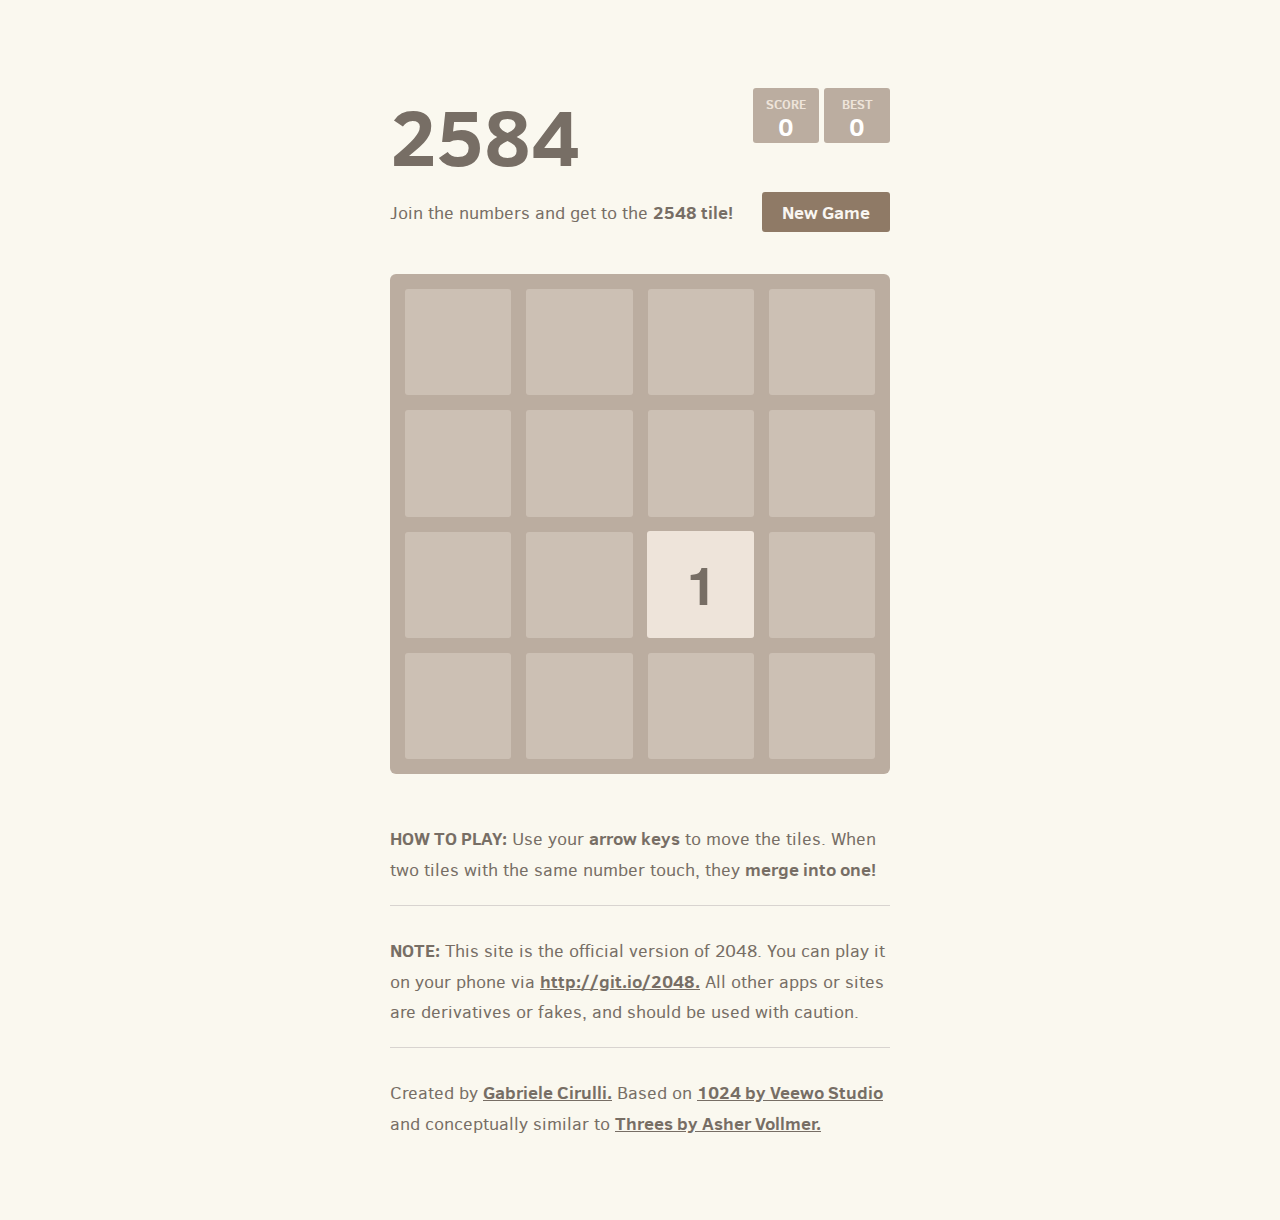
<file: 2048-challenge/index.html>
<!DOCTYPE html>
<html>
<head>
  <meta charset="utf-8">
  <title>2584</title>

  <link href="style/main.css" rel="stylesheet" type="text/css">
  <link rel="shortcut icon" href="favicon.ico">

  <meta name="HandheldFriendly" content="True">
  <meta name="MobileOptimized" content="320">
  <meta name="viewport" content="width=device-width, target-densitydpi=160dpi, initial-scale=1.0, maximum-scale=1, user-scalable=no, minimal-ui">
</head>
<body>
  <div class="container">
    <div class="heading">
      <h1 class="title">2584</h1>
      <div class="scores-container">
        <div class="score-container">0</div>
        <div class="best-container">0</div>
      </div>
    </div>

    <div class="above-game">
      <p class="game-intro">Join the numbers and get to the <strong>2548 tile!</strong></p>
      <a class="restart-button">New Game</a>
    </div>

    <div class="game-container">
      <div class="game-message">
        <p></p>
        <div class="lower">
	        <a class="keep-playing-button">Keep going</a>
          <a class="retry-button">Try again</a>
        </div>
      </div>

      <div class="grid-container">
        <div class="grid-row">
          <div class="grid-cell"></div>
          <div class="grid-cell"></div>
          <div class="grid-cell"></div>
          <div class="grid-cell"></div>
        </div>
        <div class="grid-row">
          <div class="grid-cell"></div>
          <div class="grid-cell"></div>
          <div class="grid-cell"></div>
          <div class="grid-cell"></div>
        </div>
        <div class="grid-row">
          <div class="grid-cell"></div>
          <div class="grid-cell"></div>
          <div class="grid-cell"></div>
          <div class="grid-cell"></div>
        </div>
        <div class="grid-row">
          <div class="grid-cell"></div>
          <div class="grid-cell"></div>
          <div class="grid-cell"></div>
          <div class="grid-cell"></div>
        </div>
      </div>

      <div class="tile-container">

      </div>
    </div>

    <p class="game-explanation">
      <strong class="important">How to play:</strong> Use your <strong>arrow keys</strong> to move the tiles. When two tiles with the same number touch, they <strong>merge into one!</strong>
    </p>
    <hr>
    <p>
    <strong class="important">Note:</strong> This site is the official version of 2048. You can play it on your phone via <a href="http://git.io/2048">http://git.io/2048.</a> All other apps or sites are derivatives or fakes, and should be used with caution.
    </p>
    <hr>
    <p>
    Created by <a href="http://gabrielecirulli.com" target="_blank">Gabriele Cirulli.</a> Based on <a href="https://itunes.apple.com/us/app/1024!/id823499224" target="_blank">1024 by Veewo Studio</a> and conceptually similar to <a href="http://asherv.com/threes/" target="_blank">Threes by Asher Vollmer.</a>
    </p>
  </div>

  <script src="js/bind_polyfill.js"></script>
  <script src="js/classlist_polyfill.js"></script>
  <script src="js/animframe_polyfill.js"></script>
  <script src="js/keyboard_input_manager.js"></script>
  <script src="js/html_actuator.js"></script>
  <script src="js/grid.js"></script>
  <script src="js/tile.js"></script>
  <script src="js/local_storage_manager.js"></script>
  <script src="js/game_manager.js"></script>
  <script src="js/application.js"></script>
  <script> window.onload =function() {
   MyGame.restart(); 
  }; </script>
</body>
</html>
</file>
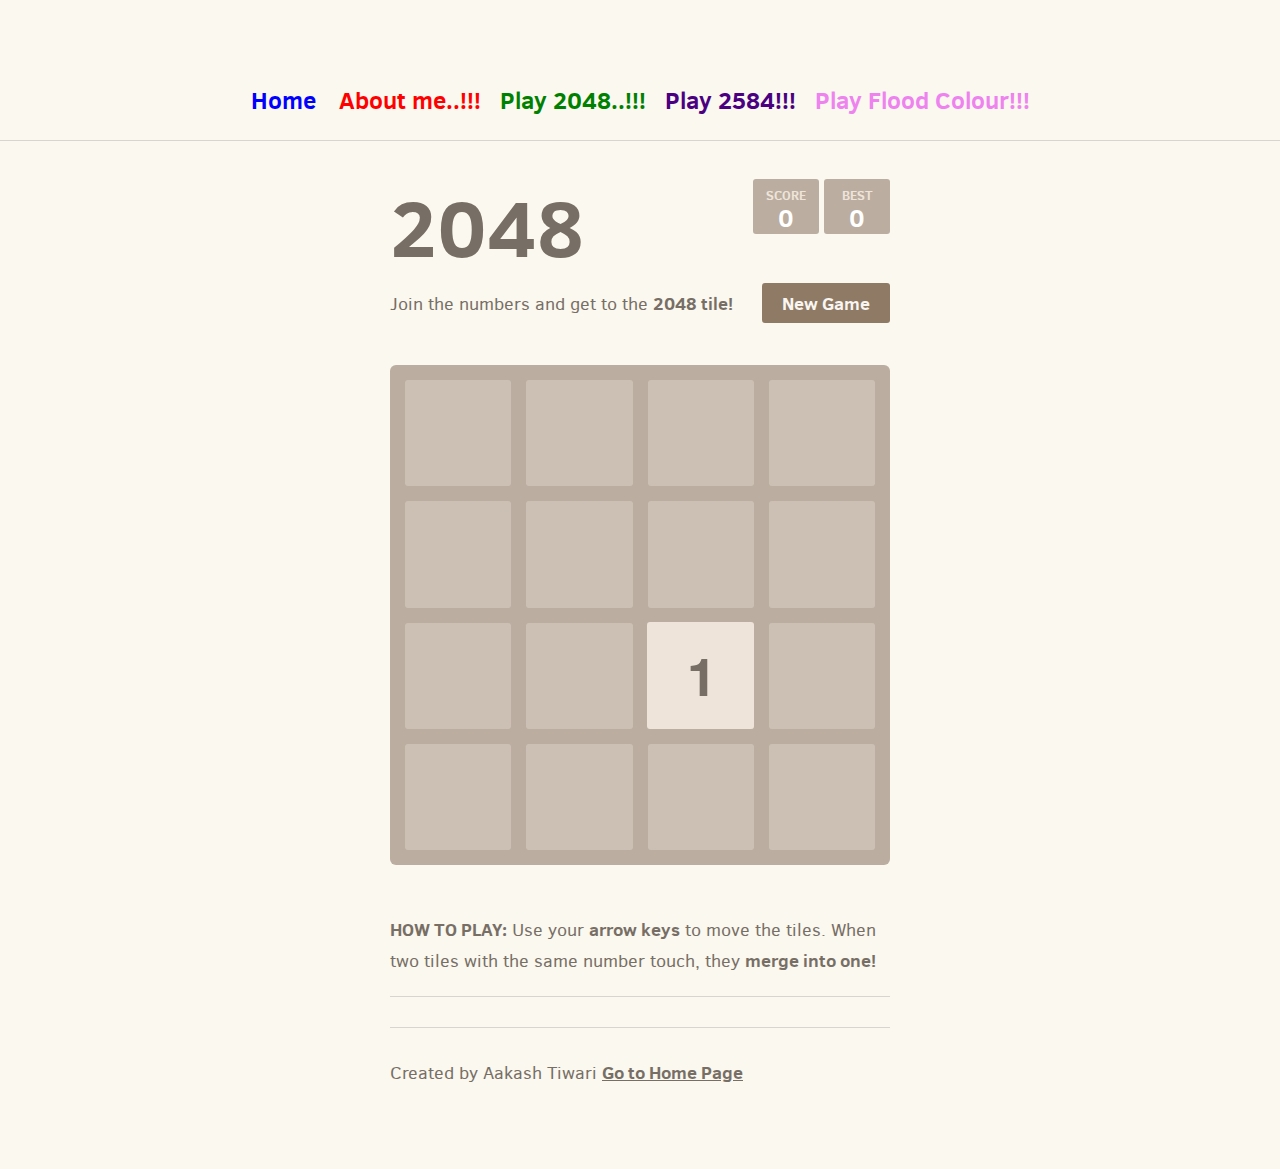
<file: 2048/index.html>
<!DOCTYPE html>
<html>
<head>
  <meta charset="utf-8">
  <title>2048</title>

  <link href="style/main.css" rel="stylesheet" type="text/css">
  <link rel="shortcut icon" href="favicon.ico">

  <meta name="HandheldFriendly" content="True">
  <meta name="MobileOptimized" content="320">
  <meta name="viewport" content="width=device-width, target-densitydpi=160dpi, initial-scale=1.0, maximum-scale=1, user-scalable=no, minimal-ui">
</head>
<body><table style="margin:auto">
  <tr><td> 
<a href="../index.html"style="text-decoration:none"><font color= "blue" size="5px">Home</font></a> </p1></td>
  <td>
 &nbsp;&nbsp;&nbsp;<a href="../aboutme.html" style="text-decoration:none"> <font color= "red" size="5px">About me..!!!</font> </a>
  </td> 
  <td>
&nbsp;&nbsp;&nbsp;<a href="index.html" style="text-decoration:none"><font color= "green" size="5px" >Play 2048..!!!</font></a></td>
  <td> 
&nbsp;&nbsp;&nbsp;<a href="../2584/index.html" style="text-decoration:none"><font color= "indigo" size="5px">Play 2584!!!</font></a> </p1></td>
<td> 
&nbsp;&nbsp;&nbsp;<a href="../floodcolor/index.html" style="text-decoration:none"><font color= "violet" size="5px">Play Flood Colour!!!</font></a></td>
</tr></table>

<hr>
  <div class="container">
    <div class="heading">
      <h1 class="title">2048</h1>
      <div class="scores-container">
        <div class="score-container">0</div>
        <div class="best-container">0</div>
      </div>
    </div>

    <div class="above-game">
      <p class="game-intro">Join the numbers and get to the <strong>2048 tile!</strong></p>
      <a class="restart-button">New Game</a>
    </div>

    <div class="game-container">
      <div class="game-message">
        <p></p>
        <div class="lower">
	        <a class="keep-playing-button">Keep going</a>
          <a class="retry-button">Try again</a>
        </div>
      </div>

      <div class="grid-container">
        <div class="grid-row">
          <div class="grid-cell"></div>
          <div class="grid-cell"></div>
          <div class="grid-cell"></div>
          <div class="grid-cell"></div>
        </div>
        <div class="grid-row">
          <div class="grid-cell"></div>
          <div class="grid-cell"></div>
          <div class="grid-cell"></div>
          <div class="grid-cell"></div>
        </div>
        <div class="grid-row">
          <div class="grid-cell"></div>
          <div class="grid-cell"></div>
          <div class="grid-cell"></div>
          <div class="grid-cell"></div>
        </div>
        <div class="grid-row">
          <div class="grid-cell"></div>
          <div class="grid-cell"></div>
          <div class="grid-cell"></div>
          <div class="grid-cell"></div>
        </div>
      </div>

      <div class="tile-container">

      </div>
    </div>

    <p class="game-explanation">
      <strong class="important">How to play:</strong> Use your <strong>arrow keys</strong> to move the tiles. When two tiles with the same number touch, they <strong>merge into one!</strong>
    </p>
    <hr>
    
    <hr>
    <p>
   Created by Aakash Tiwari <a href= "../index.html">Go to Home Page</a>
    </p>
  </div>

  <script src="js/bind_polyfill.js"></script>
  <script src="js/classlist_polyfill.js"></script>
  <script src="js/animframe_polyfill.js"></script>
  <script src="js/keyboard_input_manager.js"></script>
  <script src="js/html_actuator.js"></script>
  <script src="js/grid.js"></script>
  <script src="js/tile.js"></script>
  <script src="js/local_storage_manager.js"></script>
  <script src="js/game_manager.js"></script>
  <script src="js/application.js"></script>
  <script> window.onload =function() {
   MyGame.restart(); 
  }; </script>
</body>
</html>
</file>
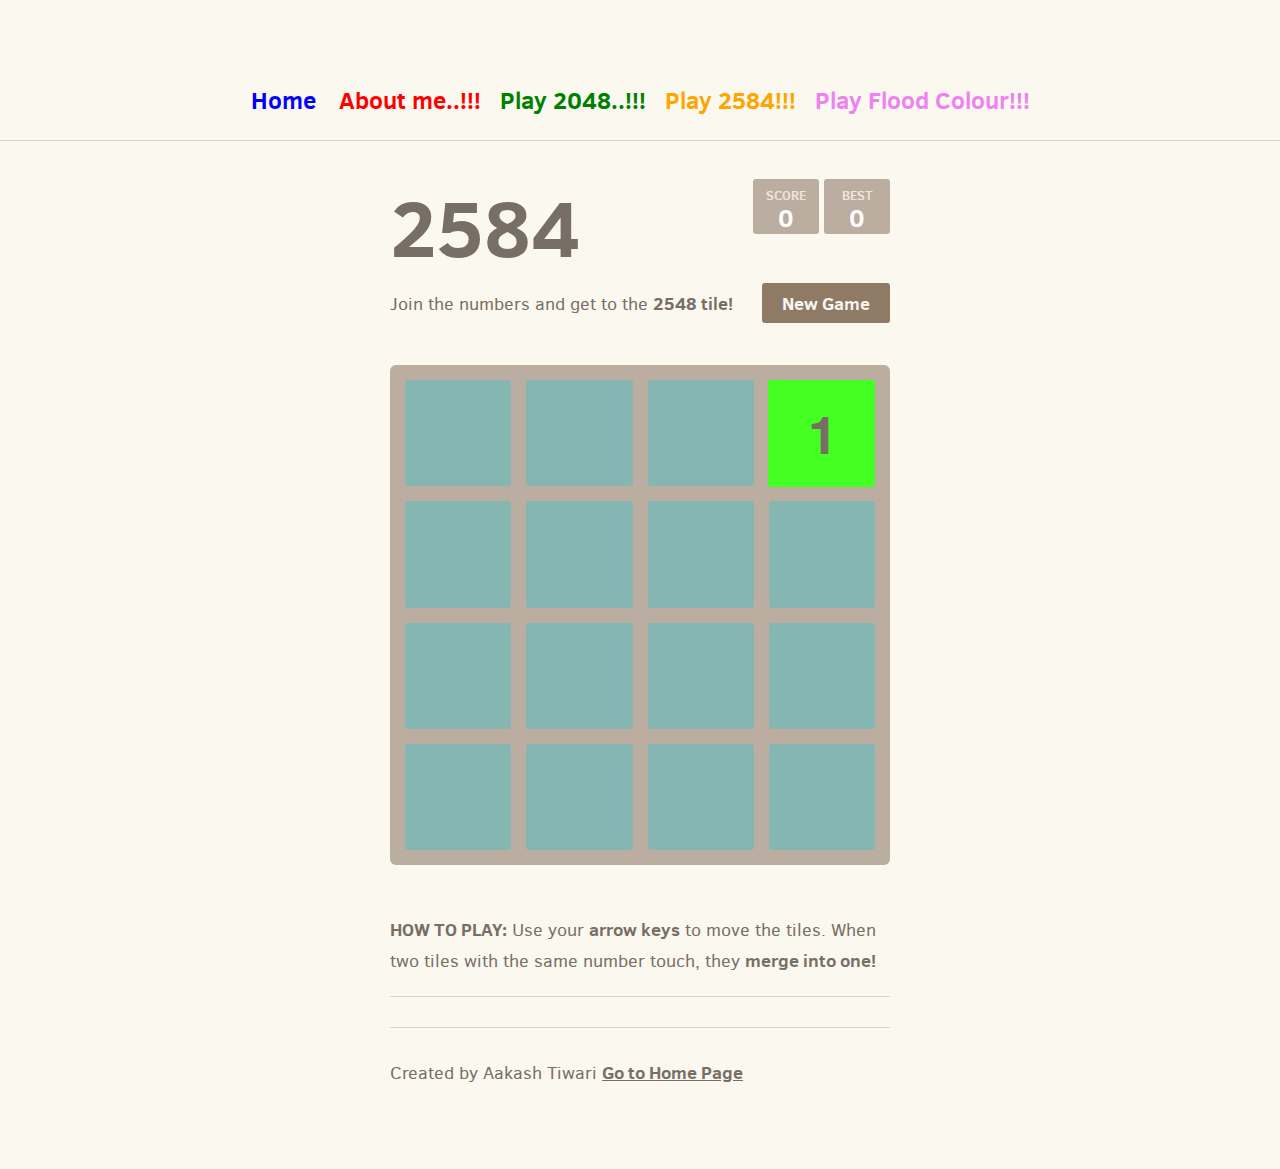
<file: 2584/index.html>
<!DOCTYPE html>
<html>
<head>
  <meta charset="utf-8">
  <title>2584</title>

  <link href="style/main.css" rel="stylesheet" type="text/css">
  <link rel="shortcut icon" href="favicon.ico">

  <meta name="HandheldFriendly" content="True">
  <meta name="MobileOptimized" content="320">
  <meta name="viewport" content="width=device-width, target-densitydpi=160dpi, initial-scale=1.0, maximum-scale=1, user-scalable=no, minimal-ui">
</head>
<body><table style="margin:auto">
  <tr><td> 
<a href="../index.html"style="text-decoration:none"><font color= "blue" size="5px">Home</font></a> </p1></td>
  <td>
 &nbsp;&nbsp;&nbsp;<a href="../aboutme.html" style="text-decoration:none"> <font color= "red" size="5px">About me..!!!</font> </a>
  </td> 
  <td>
&nbsp;&nbsp;&nbsp;<a href="../2048/index.html" style="text-decoration:none"><font color= "green" size="5px" >Play 2048..!!!</font></a></td>
  <td> 
&nbsp;&nbsp;&nbsp;<a href="index.html" style="text-decoration:none"><font color= "orange" size="5px">Play 2584!!!</font></a> </p1></td>
<td> 
&nbsp;&nbsp;&nbsp;<a href="../floodcolor/index.html" style="text-decoration:none"><font color= "violet" size="5px">Play Flood Colour!!!</font></a></td>
</tr></table>

<hr>
  <div class="container">
    <div class="heading">
      <h1 class="title">2584</h1>
      <div class="scores-container">
        <div class="score-container">0</div>
        <div class="best-container">0</div>
      </div>
    </div>

    <div class="above-game">
      <p class="game-intro">Join the numbers and get to the <strong>2548 tile!</strong></p>
      <a class="restart-button">New Game</a>
    </div>

    <div class="game-container">
      <div class="game-message">
        <p></p>
        <div class="lower">
	        <a class="keep-playing-button">Keep going</a>
          <a class="retry-button">Try again</a>
        </div>
      </div>

      <div class="grid-container">
        <div class="grid-row">
          <div class="grid-cell"></div>
          <div class="grid-cell"></div>
          <div class="grid-cell"></div>
          <div class="grid-cell"></div>
        </div>
        <div class="grid-row">
          <div class="grid-cell"></div>
          <div class="grid-cell"></div>
          <div class="grid-cell"></div>
          <div class="grid-cell"></div>
        </div>
        <div class="grid-row">
          <div class="grid-cell"></div>
          <div class="grid-cell"></div>
          <div class="grid-cell"></div>
          <div class="grid-cell"></div>
        </div>
        <div class="grid-row">
          <div class="grid-cell"></div>
          <div class="grid-cell"></div>
          <div class="grid-cell"></div>
          <div class="grid-cell"></div>
        </div>
      </div>

      <div class="tile-container">

      </div>
    </div>

    <p class="game-explanation">
      <strong class="important">How to play:</strong> Use your <strong>arrow keys</strong> to move the tiles. When two tiles with the same number touch, they <strong>merge into one!</strong>
    </p>
    <hr>
    
    <hr>
    <p>
   Created by Aakash Tiwari <a href= ../index.html>Go to Home Page</a>
    </p>
  </div>

  <script src="js/bind_polyfill.js"></script>
  <script src="js/classlist_polyfill.js"></script>
  <script src="js/animframe_polyfill.js"></script>
  <script src="js/keyboard_input_manager.js"></script>
  <script src="js/html_actuator.js"></script>
  <script src="js/grid.js"></script>
  <script src="js/tile.js"></script>
  <script src="js/local_storage_manager.js"></script>
  <script src="js/game_manager.js"></script>
  <script src="js/application.js"></script>
  <script> window.onload =function() {
   MyGame.restart(); 
  }; </script>
</body>
</html>
</file>
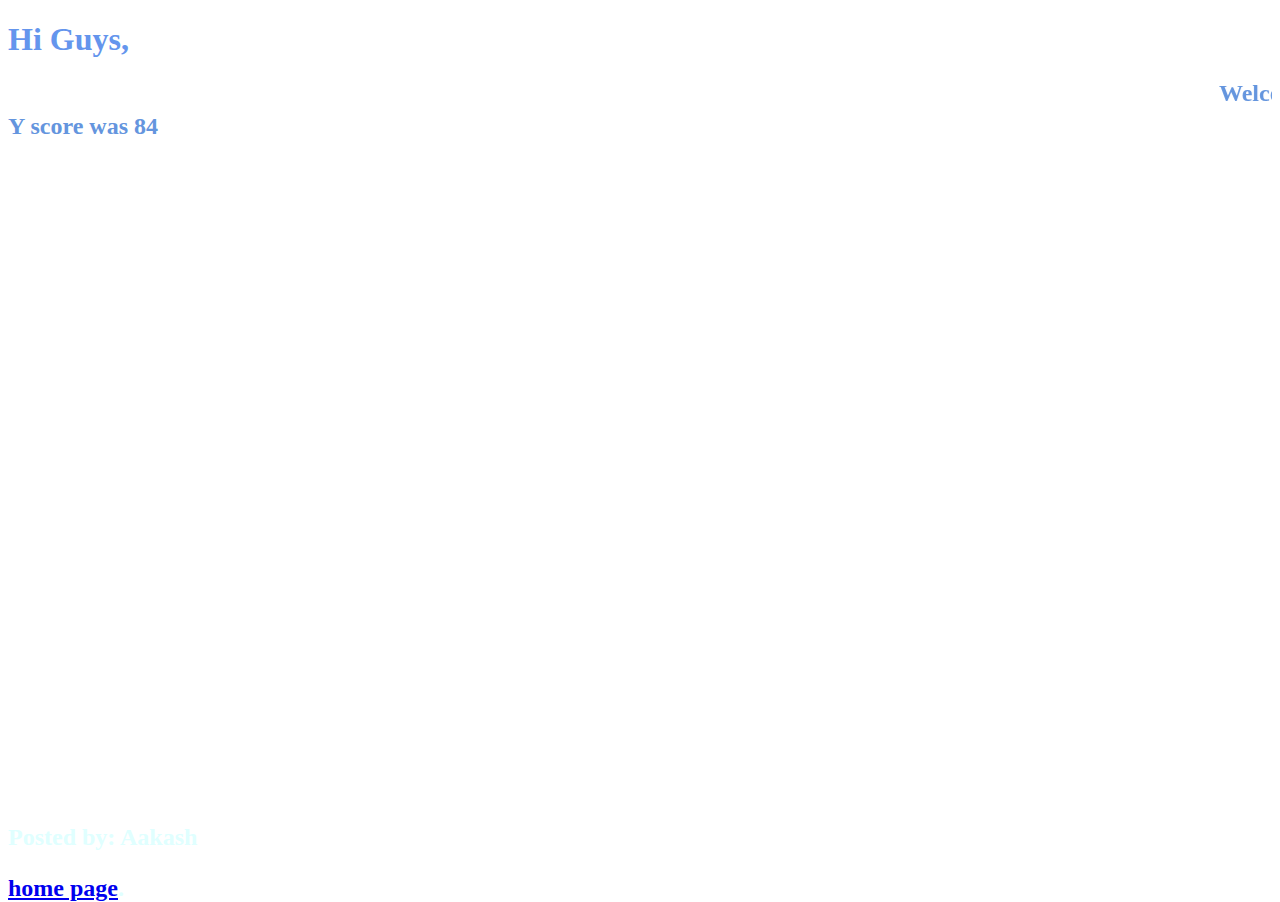
<file: academics/sem1.html>
<!DOCTYPE html>
<html>
<head><title>Aakash Tiwari</title>
	<style>
h1 {
    color: #6495ed;
}
h2 {
    color: #6495de;
}

p {
    color: #e0ffff;
}

p1{ 
color: Yellow;
font-size: 20px;
}
body {
    background-image: url("http://radiofya.com.br/wp-content/uploads/2014/08/web-page-background-image-hd-wallpapers-res-wallpaper-website-respage-icon-google-page-design-templates-blank-free-create-home-make-your-yahoo-websites-background-image-hd-wallpapers.jpg");
}
footer {
   position:absolute;
   bottom:0;
   width:100%;
   height:100px;   /* Height of the footer */
  
}

</style>
	<title>Welcome to Aakash's Webpage</title>
</head>

<body>
<h1>Hi Guys,</h1>
<h2><marquee>Welcome to Aakash's Tiwari Webpage.....</marquee></h>
Y score was 84
</body>	
<footer>
  <p>Posted by: Aakash</p>
  <p> <a href="../index.html">home page</a>.</p>
</footer>

</html>
</file>
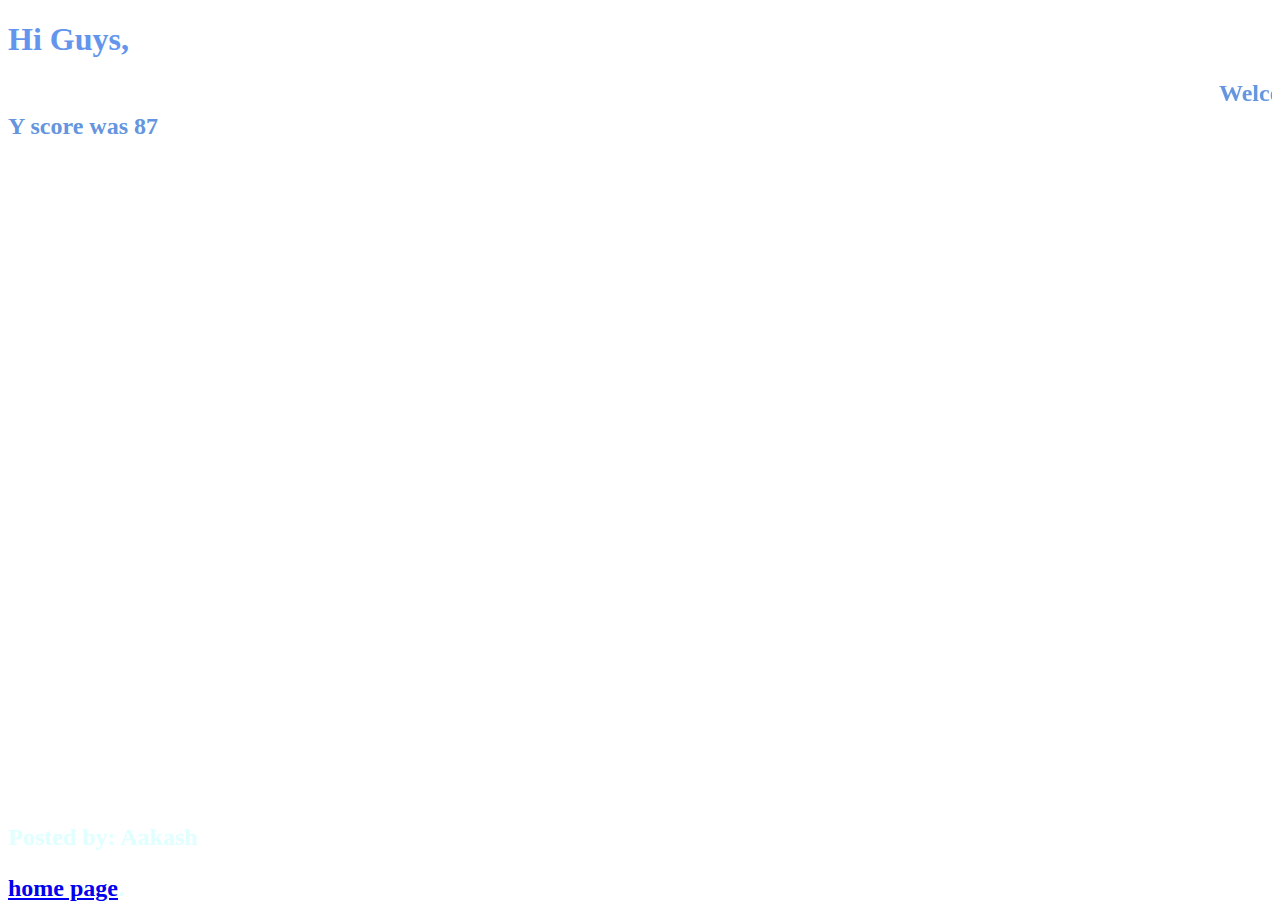
<file: academics/sem2.html>
<!DOCTYPE html>
<html>
<head><title>Aakash Tiwari</title>
	<style>
h1 {
    color: #6495ed;
}
h2 {
    color: #6495de;
}

p {
    color: #e0ffff;
}

p1{ 
color: Yellow;
font-size: 20px;
}
body {
    background-image: url("http://radiofya.com.br/wp-content/uploads/2014/08/web-page-background-image-hd-wallpapers-res-wallpaper-website-respage-icon-google-page-design-templates-blank-free-create-home-make-your-yahoo-websites-background-image-hd-wallpapers.jpg");
}
footer {
   position:absolute;
   bottom:0;
   width:100%;
   height:100px;   /* Height of the footer */
  
}

</style>
	<title>Welcome to Aakash's Webpage</title>
</head>

<body>
<h1>Hi Guys,</h1>
<h2><marquee>Welcome to Aakash's Tiwari Webpage.....</marquee></h>
Y score was 87
</body>	
<footer>
  <p>Posted by: Aakash</p>
  <p> <a href="../index.html">home page</a>.</p>
</footer>

</html>
</file>
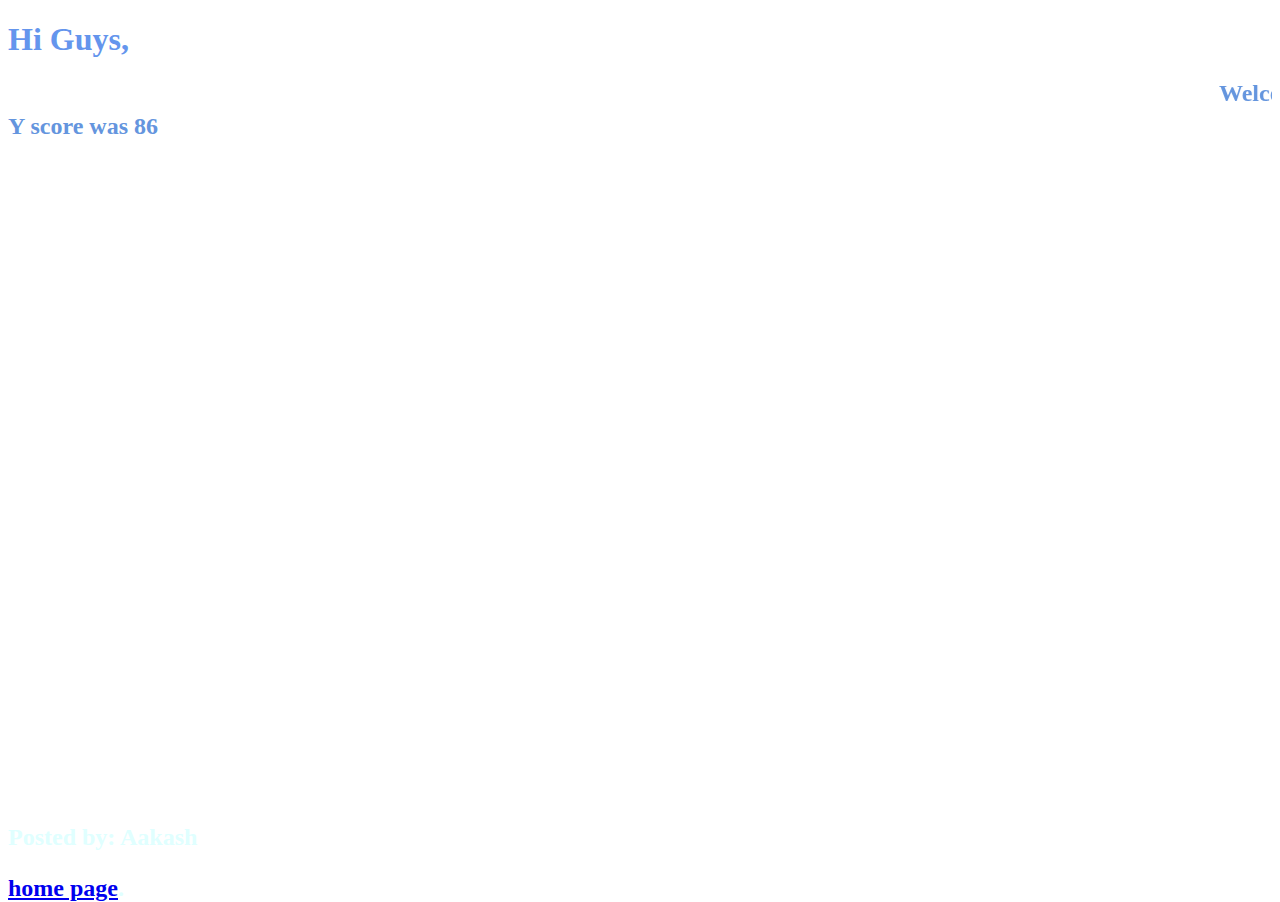
<file: academics/sem3.html>
<!DOCTYPE html>
<html>
<head><title>Aakash Tiwari</title>
	<style>
h1 {
    color: #6495ed;
}
h2 {
    color: #6495de;
}

p {
    color: #e0ffff;
}

p1{ 
color: Yellow;
font-size: 20px;
}
body {
    background-image: url("http://radiofya.com.br/wp-content/uploads/2014/08/web-page-background-image-hd-wallpapers-res-wallpaper-website-respage-icon-google-page-design-templates-blank-free-create-home-make-your-yahoo-websites-background-image-hd-wallpapers.jpg");
}
footer {
   position:absolute;
   bottom:0;
   width:100%;
   height:100px;   /* Height of the footer */
  
}

</style>
	<title>Welcome to Aakash's Webpage</title>
</head>

<body>
<h1>Hi Guys,</h1>
<h2><marquee>Welcome to Aakash's Tiwari Webpage.....</marquee></h>
Y score was 86
</body>	
<footer>
  <p>Posted by: Aakash</p>
  <p> <a href="../index.html">home page</a>.</p>
</footer>

</html>
</file>
<file: 2048-challenge/style/main.css>
@import url(fonts/clear-sans.css);
html, body {
  margin: 0;
  padding: 0;
  background: #faf8ef;
  color: #776e65;
  font-family: "Clear Sans", "Helvetica Neue", Arial, sans-serif;
  font-size: 18px; }

body {
  margin: 80px 0; }

.heading:after {
  content: "";
  display: block;
  clear: both; }

h1.title {
  font-size: 80px;
  font-weight: bold;
  margin: 0;
  display: block;
  float: left; }

@-webkit-keyframes move-up {
  0% {
    top: 25px;
    opacity: 1; }

  100% {
    top: -50px;
    opacity: 0; } }
@-moz-keyframes move-up {
  0% {
    top: 25px;
    opacity: 1; }

  100% {
    top: -50px;
    opacity: 0; } }
@keyframes move-up {
  0% {
    top: 25px;
    opacity: 1; }

  100% {
    top: -50px;
    opacity: 0; } }
.scores-container {
  float: right;
  text-align: right; }

.score-container, .best-container {
  position: relative;
  display: inline-block;
  background: #bbada0;
  padding: 15px 25px;
  font-size: 25px;
  height: 25px;
  line-height: 47px;
  font-weight: bold;
  border-radius: 3px;
  color: white;
  margin-top: 8px;
  text-align: center; }
  .score-container:after, .best-container:after {
    position: absolute;
    width: 100%;
    top: 10px;
    left: 0;
    text-transform: uppercase;
    font-size: 13px;
    line-height: 13px;
    text-align: center;
    color: #eee4da; }
  .score-container .score-addition, .best-container .score-addition {
    position: absolute;
    right: 30px;
    color: red;
    font-size: 25px;
    line-height: 25px;
    font-weight: bold;
    color: rgba(119, 110, 101, 0.9);
    z-index: 100;
    -webkit-animation: move-up 600ms ease-in;
    -moz-animation: move-up 600ms ease-in;
    animation: move-up 600ms ease-in;
    -webkit-animation-fill-mode: both;
    -moz-animation-fill-mode: both;
    animation-fill-mode: both; }

.score-container:after {
  content: "Score"; }

.best-container:after {
  content: "Best"; }

p {
  margin-top: 0;
  margin-bottom: 10px;
  line-height: 1.65; }

a {
  color: #776e65;
  font-weight: bold;
  text-decoration: underline;
  cursor: pointer; }

strong.important {
  text-transform: uppercase; }

hr {
  border: none;
  border-bottom: 1px solid #d8d4d0;
  margin-top: 20px;
  margin-bottom: 30px; }

.container {
  width: 500px;
  margin: 0 auto; }

@-webkit-keyframes fade-in {
  0% {
    opacity: 0; }

  100% {
    opacity: 1; } }
@-moz-keyframes fade-in {
  0% {
    opacity: 0; }

  100% {
    opacity: 1; } }
@keyframes fade-in {
  0% {
    opacity: 0; }

  100% {
    opacity: 1; } }
.game-container {
  margin-top: 40px;
  position: relative;
  padding: 15px;
  cursor: default;
  -webkit-touch-callout: none;
  -ms-touch-callout: none;
  -webkit-user-select: none;
  -moz-user-select: none;
  -ms-user-select: none;
  -ms-touch-action: none;
  touch-action: none;
  background: #bbada0;
  border-radius: 6px;
  width: 500px;
  height: 500px;
  -webkit-box-sizing: border-box;
  -moz-box-sizing: border-box;
  box-sizing: border-box; }
  .game-container .game-message {
    display: none;
    position: absolute;
    top: 0;
    right: 0;
    bottom: 0;
    left: 0;
    background: rgba(238, 228, 218, 0.5);
    z-index: 100;
    text-align: center;
    -webkit-animation: fade-in 800ms ease 1200ms;
    -moz-animation: fade-in 800ms ease 1200ms;
    animation: fade-in 800ms ease 1200ms;
    -webkit-animation-fill-mode: both;
    -moz-animation-fill-mode: both;
    animation-fill-mode: both; }
    .game-container .game-message p {
      font-size: 60px;
      font-weight: bold;
      height: 60px;
      line-height: 60px;
      margin-top: 222px; }
    .game-container .game-message .lower {
      display: block;
      margin-top: 59px; }
    .game-container .game-message a {
      display: inline-block;
      background: #8f7a66;
      border-radius: 3px;
      padding: 0 20px;
      text-decoration: none;
      color: #f9f6f2;
      height: 40px;
      line-height: 42px;
      margin-left: 9px; }
      .game-container .game-message a.keep-playing-button {
        display: none; }
    .game-container .game-message.game-won {
      background: rgba(237, 194, 46, 0.5);
      color: #f9f6f2; }
      .game-container .game-message.game-won a.keep-playing-button {
        display: inline-block; }
    .game-container .game-message.game-won, .game-container .game-message.game-over {
      display: block; }

.grid-container {
  position: absolute;
  z-index: 1; }

.grid-row {
  margin-bottom: 15px; }
  .grid-row:last-child {
    margin-bottom: 0; }
  .grid-row:after {
    content: "";
    display: block;
    clear: both; }

.grid-cell {
  width: 106.25px;
  height: 106.25px;
  margin-right: 15px;
  float: left;
  border-radius: 3px;
  background: rgba(238, 228, 218, 0.35); }
  .grid-cell:last-child {
    margin-right: 0; }

.tile-container {
  position: absolute;
  z-index: 2; }

.tile, .tile .tile-inner {
  width: 107px;
  height: 107px;
  line-height: 107px; }
.tile.tile-position-1-1 {
  -webkit-transform: translate(0px, 0px);
  -moz-transform: translate(0px, 0px);
  transform: translate(0px, 0px); }
.tile.tile-position-1-2 {
  -webkit-transform: translate(0px, 121px);
  -moz-transform: translate(0px, 121px);
  transform: translate(0px, 121px); }
.tile.tile-position-1-3 {
  -webkit-transform: translate(0px, 242px);
  -moz-transform: translate(0px, 242px);
  transform: translate(0px, 242px); }
.tile.tile-position-1-4 {
  -webkit-transform: translate(0px, 363px);
  -moz-transform: translate(0px, 363px);
  transform: translate(0px, 363px); }
.tile.tile-position-2-1 {
  -webkit-transform: translate(121px, 0px);
  -moz-transform: translate(121px, 0px);
  transform: translate(121px, 0px); }
.tile.tile-position-2-2 {
  -webkit-transform: translate(121px, 121px);
  -moz-transform: translate(121px, 121px);
  transform: translate(121px, 121px); }
.tile.tile-position-2-3 {
  -webkit-transform: translate(121px, 242px);
  -moz-transform: translate(121px, 242px);
  transform: translate(121px, 242px); }
.tile.tile-position-2-4 {
  -webkit-transform: translate(121px, 363px);
  -moz-transform: translate(121px, 363px);
  transform: translate(121px, 363px); }
.tile.tile-position-3-1 {
  -webkit-transform: translate(242px, 0px);
  -moz-transform: translate(242px, 0px);
  transform: translate(242px, 0px); }
.tile.tile-position-3-2 {
  -webkit-transform: translate(242px, 121px);
  -moz-transform: translate(242px, 121px);
  transform: translate(242px, 121px); }
.tile.tile-position-3-3 {
  -webkit-transform: translate(242px, 242px);
  -moz-transform: translate(242px, 242px);
  transform: translate(242px, 242px); }
.tile.tile-position-3-4 {
  -webkit-transform: translate(242px, 363px);
  -moz-transform: translate(242px, 363px);
  transform: translate(242px, 363px); }
.tile.tile-position-4-1 {
  -webkit-transform: translate(363px, 0px);
  -moz-transform: translate(363px, 0px);
  transform: translate(363px, 0px); }
.tile.tile-position-4-2 {
  -webkit-transform: translate(363px, 121px);
  -moz-transform: translate(363px, 121px);
  transform: translate(363px, 121px); }
.tile.tile-position-4-3 {
  -webkit-transform: translate(363px, 242px);
  -moz-transform: translate(363px, 242px);
  transform: translate(363px, 242px); }
.tile.tile-position-4-4 {
  -webkit-transform: translate(363px, 363px);
  -moz-transform: translate(363px, 363px);
  transform: translate(363px, 363px); }

.tile {
  position: absolute;
  -webkit-transition: 100ms ease-in-out;
  -moz-transition: 100ms ease-in-out;
  transition: 100ms ease-in-out;
  -webkit-transition-property: -webkit-transform;
  -moz-transition-property: -moz-transform;
  transition-property: transform; }
  .tile .tile-inner {
    border-radius: 3px;
    background: #eee4da;
    text-align: center;
    font-weight: bold;
    z-index: 10;
    font-size: 55px; }
  .tile.tile-2 .tile-inner {
    background: #eee4da;
    box-shadow: 0 0 30px 10px rgba(243, 215, 116, 0), inset 0 0 0 1px rgba(255, 255, 255, 0); }
  .tile.tile-4 .tile-inner {
    background: #ede0c8;
    box-shadow: 0 0 30px 10px rgba(243, 215, 116, 0), inset 0 0 0 1px rgba(255, 255, 255, 0); }
  .tile.tile-8 .tile-inner {
    color: #f9f6f2;
    background: #f2b179; }
  .tile.tile-16 .tile-inner {
    color: #f9f6f2;
    background: #f59563; }
  .tile.tile-32 .tile-inner {
    color: #f9f6f2;
    background: #f67c5f; }
  .tile.tile-64 .tile-inner {
    color: #f9f6f2;
    background: #f65e3b; }
  .tile.tile-128 .tile-inner {
    color: #f9f6f2;
    background: #edcf72;
    box-shadow: 0 0 30px 10px rgba(243, 215, 116, 0.2381), inset 0 0 0 1px rgba(255, 255, 255, 0.14286);
    font-size: 45px; }
    @media screen and (max-width: 520px) {
      .tile.tile-128 .tile-inner {
        font-size: 25px; } }
  .tile.tile-256 .tile-inner {
    color: #f9f6f2;
    background: #edcc61;
    box-shadow: 0 0 30px 10px rgba(243, 215, 116, 0.31746), inset 0 0 0 1px rgba(255, 255, 255, 0.19048);
    font-size: 45px; }
    @media screen and (max-width: 520px) {
      .tile.tile-256 .tile-inner {
        font-size: 25px; } }
  .tile.tile-512 .tile-inner {
    color: #f9f6f2;
    background: #edc850;
    box-shadow: 0 0 30px 10px rgba(243, 215, 116, 0.39683), inset 0 0 0 1px rgba(255, 255, 255, 0.2381);
    font-size: 45px; }
    @media screen and (max-width: 520px) {
      .tile.tile-512 .tile-inner {
        font-size: 25px; } }
  .tile.tile-1024 .tile-inner {
    color: #f9f6f2;
    background: #edc53f;
    box-shadow: 0 0 30px 10px rgba(243, 215, 116, 0.47619), inset 0 0 0 1px rgba(255, 255, 255, 0.28571);
    font-size: 35px; }
    @media screen and (max-width: 520px) {
      .tile.tile-1024 .tile-inner {
        font-size: 15px; } }
  .tile.tile-2048 .tile-inner {
    color: #f9f6f2;
    background: #edc22e;
    box-shadow: 0 0 30px 10px rgba(243, 215, 116, 0.55556), inset 0 0 0 1px rgba(255, 255, 255, 0.33333);
    font-size: 35px; }
    @media screen and (max-width: 520px) {
      .tile.tile-2048 .tile-inner {
        font-size: 15px; } }
  .tile.tile-super .tile-inner {
    color: #f9f6f2;
    background: #3c3a32;
    font-size: 30px; }
    @media screen and (max-width: 520px) {
      .tile.tile-super .tile-inner {
        font-size: 10px; } }

@-webkit-keyframes appear {
  0% {
    opacity: 0;
    -webkit-transform: scale(0);
    -moz-transform: scale(0);
    transform: scale(0); }

  100% {
    opacity: 1;
    -webkit-transform: scale(1);
    -moz-transform: scale(1);
    transform: scale(1); } }
@-moz-keyframes appear {
  0% {
    opacity: 0;
    -webkit-transform: scale(0);
    -moz-transform: scale(0);
    transform: scale(0); }

  100% {
    opacity: 1;
    -webkit-transform: scale(1);
    -moz-transform: scale(1);
    transform: scale(1); } }
@keyframes appear {
  0% {
    opacity: 0;
    -webkit-transform: scale(0);
    -moz-transform: scale(0);
    transform: scale(0); }

  100% {
    opacity: 1;
    -webkit-transform: scale(1);
    -moz-transform: scale(1);
    transform: scale(1); } }
.tile-new .tile-inner {
  -webkit-animation: appear 200ms ease 100ms;
  -moz-animation: appear 200ms ease 100ms;
  animation: appear 200ms ease 100ms;
  -webkit-animation-fill-mode: backwards;
  -moz-animation-fill-mode: backwards;
  animation-fill-mode: backwards; }

@-webkit-keyframes pop {
  0% {
    -webkit-transform: scale(0);
    -moz-transform: scale(0);
    transform: scale(0); }

  50% {
    -webkit-transform: scale(1.2);
    -moz-transform: scale(1.2);
    transform: scale(1.2); }

  100% {
    -webkit-transform: scale(1);
    -moz-transform: scale(1);
    transform: scale(1); } }
@-moz-keyframes pop {
  0% {
    -webkit-transform: scale(0);
    -moz-transform: scale(0);
    transform: scale(0); }

  50% {
    -webkit-transform: scale(1.2);
    -moz-transform: scale(1.2);
    transform: scale(1.2); }

  100% {
    -webkit-transform: scale(1);
    -moz-transform: scale(1);
    transform: scale(1); } }
@keyframes pop {
  0% {
    -webkit-transform: scale(0);
    -moz-transform: scale(0);
    transform: scale(0); }

  50% {
    -webkit-transform: scale(1.2);
    -moz-transform: scale(1.2);
    transform: scale(1.2); }

  100% {
    -webkit-transform: scale(1);
    -moz-transform: scale(1);
    transform: scale(1); } }
.tile-merged .tile-inner {
  z-index: 20;
  -webkit-animation: pop 200ms ease 100ms;
  -moz-animation: pop 200ms ease 100ms;
  animation: pop 200ms ease 100ms;
  -webkit-animation-fill-mode: backwards;
  -moz-animation-fill-mode: backwards;
  animation-fill-mode: backwards; }

.above-game:after {
  content: "";
  display: block;
  clear: both; }

.game-intro {
  float: left;
  line-height: 42px;
  margin-bottom: 0; }

.restart-button {
  display: inline-block;
  background: #8f7a66;
  border-radius: 3px;
  padding: 0 20px;
  text-decoration: none;
  color: #f9f6f2;
  height: 40px;
  line-height: 42px;
  display: block;
  text-align: center;
  float: right; }

.game-explanation {
  margin-top: 50px; }

@media screen and (max-width: 520px) {
  html, body {
    font-size: 15px; }

  body {
    margin: 20px 0;
    padding: 0 20px; }

  h1.title {
    font-size: 27px;
    margin-top: 15px; }

  .container {
    width: 280px;
    margin: 0 auto; }

  .score-container, .best-container {
    margin-top: 0;
    padding: 15px 10px;
    min-width: 40px; }

  .heading {
    margin-bottom: 10px; }

  .game-intro {
    width: 55%;
    display: block;
    box-sizing: border-box;
    line-height: 1.65; }

  .restart-button {
    width: 42%;
    padding: 0;
    display: block;
    box-sizing: border-box;
    margin-top: 2px; }

  .game-container {
    margin-top: 17px;
    position: relative;
    padding: 10px;
    cursor: default;
    -webkit-touch-callout: none;
    -ms-touch-callout: none;
    -webkit-user-select: none;
    -moz-user-select: none;
    -ms-user-select: none;
    -ms-touch-action: none;
    touch-action: none;
    background: #bbada0;
    border-radius: 6px;
    width: 280px;
    height: 280px;
    -webkit-box-sizing: border-box;
    -moz-box-sizing: border-box;
    box-sizing: border-box; }
    .game-container .game-message {
      display: none;
      position: absolute;
      top: 0;
      right: 0;
      bottom: 0;
      left: 0;
      background: rgba(238, 228, 218, 0.5);
      z-index: 100;
      text-align: center;
      -webkit-animation: fade-in 800ms ease 1200ms;
      -moz-animation: fade-in 800ms ease 1200ms;
      animation: fade-in 800ms ease 1200ms;
      -webkit-animation-fill-mode: both;
      -moz-animation-fill-mode: both;
      animation-fill-mode: both; }
      .game-container .game-message p {
        font-size: 60px;
        font-weight: bold;
        height: 60px;
        line-height: 60px;
        margin-top: 222px; }
      .game-container .game-message .lower {
        display: block;
        margin-top: 59px; }
      .game-container .game-message a {
        display: inline-block;
        background: #8f7a66;
        border-radius: 3px;
        padding: 0 20px;
        text-decoration: none;
        color: #f9f6f2;
        height: 40px;
        line-height: 42px;
        margin-left: 9px; }
        .game-container .game-message a.keep-playing-button {
          display: none; }
      .game-container .game-message.game-won {
        background: rgba(237, 194, 46, 0.5);
        color: #f9f6f2; }
        .game-container .game-message.game-won a.keep-playing-button {
          display: inline-block; }
      .game-container .game-message.game-won, .game-container .game-message.game-over {
        display: block; }

  .grid-container {
    position: absolute;
    z-index: 1; }

  .grid-row {
    margin-bottom: 10px; }
    .grid-row:last-child {
      margin-bottom: 0; }
    .grid-row:after {
      content: "";
      display: block;
      clear: both; }

  .grid-cell {
    width: 57.5px;
    height: 57.5px;
    margin-right: 10px;
    float: left;
    border-radius: 3px;
    background: rgba(238, 228, 218, 0.35); }
    .grid-cell:last-child {
      margin-right: 0; }

  .tile-container {
    position: absolute;
    z-index: 2; }

  .tile, .tile .tile-inner {
    width: 58px;
    height: 58px;
    line-height: 58px; }
  .tile.tile-position-1-1 {
    -webkit-transform: translate(0px, 0px);
    -moz-transform: translate(0px, 0px);
    transform: translate(0px, 0px); }
  .tile.tile-position-1-2 {
    -webkit-transform: translate(0px, 67px);
    -moz-transform: translate(0px, 67px);
    transform: translate(0px, 67px); }
  .tile.tile-position-1-3 {
    -webkit-transform: translate(0px, 135px);
    -moz-transform: translate(0px, 135px);
    transform: translate(0px, 135px); }
  .tile.tile-position-1-4 {
    -webkit-transform: translate(0px, 202px);
    -moz-transform: translate(0px, 202px);
    transform: translate(0px, 202px); }
  .tile.tile-position-2-1 {
    -webkit-transform: translate(67px, 0px);
    -moz-transform: translate(67px, 0px);
    transform: translate(67px, 0px); }
  .tile.tile-position-2-2 {
    -webkit-transform: translate(67px, 67px);
    -moz-transform: translate(67px, 67px);
    transform: translate(67px, 67px); }
  .tile.tile-position-2-3 {
    -webkit-transform: translate(67px, 135px);
    -moz-transform: translate(67px, 135px);
    transform: translate(67px, 135px); }
  .tile.tile-position-2-4 {
    -webkit-transform: translate(67px, 202px);
    -moz-transform: translate(67px, 202px);
    transform: translate(67px, 202px); }
  .tile.tile-position-3-1 {
    -webkit-transform: translate(135px, 0px);
    -moz-transform: translate(135px, 0px);
    transform: translate(135px, 0px); }
  .tile.tile-position-3-2 {
    -webkit-transform: translate(135px, 67px);
    -moz-transform: translate(135px, 67px);
    transform: translate(135px, 67px); }
  .tile.tile-position-3-3 {
    -webkit-transform: translate(135px, 135px);
    -moz-transform: translate(135px, 135px);
    transform: translate(135px, 135px); }
  .tile.tile-position-3-4 {
    -webkit-transform: translate(135px, 202px);
    -moz-transform: translate(135px, 202px);
    transform: translate(135px, 202px); }
  .tile.tile-position-4-1 {
    -webkit-transform: translate(202px, 0px);
    -moz-transform: translate(202px, 0px);
    transform: translate(202px, 0px); }
  .tile.tile-position-4-2 {
    -webkit-transform: translate(202px, 67px);
    -moz-transform: translate(202px, 67px);
    transform: translate(202px, 67px); }
  .tile.tile-position-4-3 {
    -webkit-transform: translate(202px, 135px);
    -moz-transform: translate(202px, 135px);
    transform: translate(202px, 135px); }
  .tile.tile-position-4-4 {
    -webkit-transform: translate(202px, 202px);
    -moz-transform: translate(202px, 202px);
    transform: translate(202px, 202px); }

  .tile .tile-inner {
    font-size: 35px; }

  .game-message p {
    font-size: 30px !important;
    height: 30px !important;
    line-height: 30px !important;
    margin-top: 90px !important; }
  .game-message .lower {
    margin-top: 30px !important; } }
</file>
<file: 2048/style/main.css>
@import url(fonts/clear-sans.css);
html, body {
  margin: 0;
  padding: 0;
  background: #faf8ef;
  color: #776e65;
  font-family: "Clear Sans", "Helvetica Neue", Arial, sans-serif;
  font-size: 18px; }

body {
  margin: 80px 0; }

.heading:after {
  content: "";
  display: block;
  clear: both; }

h1.title {
  font-size: 80px;
  font-weight: bold;
  margin: 0;
  display: block;
  float: left; }

@-webkit-keyframes move-up {
  0% {
    top: 25px;
    opacity: 1; }

  100% {
    top: -50px;
    opacity: 0; } }
@-moz-keyframes move-up {
  0% {
    top: 25px;
    opacity: 1; }

  100% {
    top: -50px;
    opacity: 0; } }
@keyframes move-up {
  0% {
    top: 25px;
    opacity: 1; }

  100% {
    top: -50px;
    opacity: 0; } }
.scores-container {
  float: right;
  text-align: right; }

.score-container, .best-container {
  position: relative;
  display: inline-block;
  background: #bbada0;
  padding: 15px 25px;
  font-size: 25px;
  height: 25px;
  line-height: 47px;
  font-weight: bold;
  border-radius: 3px;
  color: white;
  margin-top: 8px;
  text-align: center; }
  .score-container:after, .best-container:after {
    position: absolute;
    width: 100%;
    top: 10px;
    left: 0;
    text-transform: uppercase;
    font-size: 13px;
    line-height: 13px;
    text-align: center;
    color: #eee4da; }
  .score-container .score-addition, .best-container .score-addition {
    position: absolute;
    right: 30px;
    color: red;
    font-size: 25px;
    line-height: 25px;
    font-weight: bold;
    color: rgba(119, 110, 101, 0.9);
    z-index: 100;
    -webkit-animation: move-up 600ms ease-in;
    -moz-animation: move-up 600ms ease-in;
    animation: move-up 600ms ease-in;
    -webkit-animation-fill-mode: both;
    -moz-animation-fill-mode: both;
    animation-fill-mode: both; }

.score-container:after {
  content: "Score"; }

.best-container:after {
  content: "Best"; }

p {
  margin-top: 0;
  margin-bottom: 10px;
  line-height: 1.65; }

a {
  color: #776e65;
  font-weight: bold;
  text-decoration: underline;
  cursor: pointer; }

strong.important {
  text-transform: uppercase; }

hr {
  border: none;
  border-bottom: 1px solid #d8d4d0;
  margin-top: 20px;
  margin-bottom: 30px; }

.container {
  width: 500px;
  margin: 0 auto; }

@-webkit-keyframes fade-in {
  0% {
    opacity: 0; }

  100% {
    opacity: 1; } }
@-moz-keyframes fade-in {
  0% {
    opacity: 0; }

  100% {
    opacity: 1; } }
@keyframes fade-in {
  0% {
    opacity: 0; }

  100% {
    opacity: 1; } }
.game-container {
  margin-top: 40px;
  position: relative;
  padding: 15px;
  cursor: default;
  -webkit-touch-callout: none;
  -ms-touch-callout: none;
  -webkit-user-select: none;
  -moz-user-select: none;
  -ms-user-select: none;
  -ms-touch-action: none;
  touch-action: none;
  background: #bbada0;
  border-radius: 6px;
  width: 500px;
  height: 500px;
  -webkit-box-sizing: border-box;
  -moz-box-sizing: border-box;
  box-sizing: border-box; }
  .game-container .game-message {
    display: none;
    position: absolute;
    top: 0;
    right: 0;
    bottom: 0;
    left: 0;
    background: rgba(238, 228, 218, 0.5);
    z-index: 100;
    text-align: center;
    -webkit-animation: fade-in 800ms ease 1200ms;
    -moz-animation: fade-in 800ms ease 1200ms;
    animation: fade-in 800ms ease 1200ms;
    -webkit-animation-fill-mode: both;
    -moz-animation-fill-mode: both;
    animation-fill-mode: both; }
    .game-container .game-message p {
      font-size: 60px;
      font-weight: bold;
      height: 60px;
      line-height: 60px;
      margin-top: 222px; }
    .game-container .game-message .lower {
      display: block;
      margin-top: 59px; }
    .game-container .game-message a {
      display: inline-block;
      background: #8f7a66;
      border-radius: 3px;
      padding: 0 20px;
      text-decoration: none;
      color: #f9f6f2;
      height: 40px;
      line-height: 42px;
      margin-left: 9px; }
      .game-container .game-message a.keep-playing-button {
        display: none; }
    .game-container .game-message.game-won {
      background: rgba(237, 194, 46, 0.5);
      color: #f9f6f2; }
      .game-container .game-message.game-won a.keep-playing-button {
        display: inline-block; }
    .game-container .game-message.game-won, .game-container .game-message.game-over {
      display: block; }

.grid-container {
  position: absolute;
  z-index: 1; }

.grid-row {
  margin-bottom: 15px; }
  .grid-row:last-child {
    margin-bottom: 0; }
  .grid-row:after {
    content: "";
    display: block;
    clear: both; }

.grid-cell {
  width: 106.25px;
  height: 106.25px;
  margin-right: 15px;
  float: left;
  border-radius: 3px;
  background: rgba(238, 228, 218, 0.35); }
  .grid-cell:last-child {
    margin-right: 0; }

.tile-container {
  position: absolute;
  z-index: 2; }

.tile, .tile .tile-inner {
  width: 107px;
  height: 107px;
  line-height: 107px; }
.tile.tile-position-1-1 {
  -webkit-transform: translate(0px, 0px);
  -moz-transform: translate(0px, 0px);
  transform: translate(0px, 0px); }
.tile.tile-position-1-2 {
  -webkit-transform: translate(0px, 121px);
  -moz-transform: translate(0px, 121px);
  transform: translate(0px, 121px); }
.tile.tile-position-1-3 {
  -webkit-transform: translate(0px, 242px);
  -moz-transform: translate(0px, 242px);
  transform: translate(0px, 242px); }
.tile.tile-position-1-4 {
  -webkit-transform: translate(0px, 363px);
  -moz-transform: translate(0px, 363px);
  transform: translate(0px, 363px); }
.tile.tile-position-2-1 {
  -webkit-transform: translate(121px, 0px);
  -moz-transform: translate(121px, 0px);
  transform: translate(121px, 0px); }
.tile.tile-position-2-2 {
  -webkit-transform: translate(121px, 121px);
  -moz-transform: translate(121px, 121px);
  transform: translate(121px, 121px); }
.tile.tile-position-2-3 {
  -webkit-transform: translate(121px, 242px);
  -moz-transform: translate(121px, 242px);
  transform: translate(121px, 242px); }
.tile.tile-position-2-4 {
  -webkit-transform: translate(121px, 363px);
  -moz-transform: translate(121px, 363px);
  transform: translate(121px, 363px); }
.tile.tile-position-3-1 {
  -webkit-transform: translate(242px, 0px);
  -moz-transform: translate(242px, 0px);
  transform: translate(242px, 0px); }
.tile.tile-position-3-2 {
  -webkit-transform: translate(242px, 121px);
  -moz-transform: translate(242px, 121px);
  transform: translate(242px, 121px); }
.tile.tile-position-3-3 {
  -webkit-transform: translate(242px, 242px);
  -moz-transform: translate(242px, 242px);
  transform: translate(242px, 242px); }
.tile.tile-position-3-4 {
  -webkit-transform: translate(242px, 363px);
  -moz-transform: translate(242px, 363px);
  transform: translate(242px, 363px); }
.tile.tile-position-4-1 {
  -webkit-transform: translate(363px, 0px);
  -moz-transform: translate(363px, 0px);
  transform: translate(363px, 0px); }
.tile.tile-position-4-2 {
  -webkit-transform: translate(363px, 121px);
  -moz-transform: translate(363px, 121px);
  transform: translate(363px, 121px); }
.tile.tile-position-4-3 {
  -webkit-transform: translate(363px, 242px);
  -moz-transform: translate(363px, 242px);
  transform: translate(363px, 242px); }
.tile.tile-position-4-4 {
  -webkit-transform: translate(363px, 363px);
  -moz-transform: translate(363px, 363px);
  transform: translate(363px, 363px); }

.tile {
  position: absolute;
  -webkit-transition: 100ms ease-in-out;
  -moz-transition: 100ms ease-in-out;
  transition: 100ms ease-in-out;
  -webkit-transition-property: -webkit-transform;
  -moz-transition-property: -moz-transform;
  transition-property: transform; }
  .tile .tile-inner {
    border-radius: 3px;
    background: #eee4da;
    text-align: center;
    font-weight: bold;
    z-index: 10;
    font-size: 55px; }
  .tile.tile-2 .tile-inner {
    background: #eee4da;
    box-shadow: 0 0 30px 10px rgba(243, 215, 116, 0), inset 0 0 0 1px rgba(255, 255, 255, 0); }
  .tile.tile-4 .tile-inner {
    background: #ede0c8;
    box-shadow: 0 0 30px 10px rgba(243, 215, 116, 0), inset 0 0 0 1px rgba(255, 255, 255, 0); }
  .tile.tile-8 .tile-inner {
    color: #f9f6f2;
    background: #f2b179; }
  .tile.tile-16 .tile-inner {
    color: #f9f6f2;
    background: #f59563; }
  .tile.tile-32 .tile-inner {
    color: #f9f6f2;
    background: #f67c5f; }
  .tile.tile-64 .tile-inner {
    color: #f9f6f2;
    background: #f65e3b; }
  .tile.tile-128 .tile-inner {
    color: #f9f6f2;
    background: #edcf72;
    box-shadow: 0 0 30px 10px rgba(243, 215, 116, 0.2381), inset 0 0 0 1px rgba(255, 255, 255, 0.14286);
    font-size: 45px; }
    @media screen and (max-width: 520px) {
      .tile.tile-128 .tile-inner {
        font-size: 25px; } }
  .tile.tile-256 .tile-inner {
    color: #f9f6f2;
    background: #edcc61;
    box-shadow: 0 0 30px 10px rgba(243, 215, 116, 0.31746), inset 0 0 0 1px rgba(255, 255, 255, 0.19048);
    font-size: 45px; }
    @media screen and (max-width: 520px) {
      .tile.tile-256 .tile-inner {
        font-size: 25px; } }
  .tile.tile-512 .tile-inner {
    color: #f9f6f2;
    background: #edc850;
    box-shadow: 0 0 30px 10px rgba(243, 215, 116, 0.39683), inset 0 0 0 1px rgba(255, 255, 255, 0.2381);
    font-size: 45px; }
    @media screen and (max-width: 520px) {
      .tile.tile-512 .tile-inner {
        font-size: 25px; } }
  .tile.tile-1024 .tile-inner {
    color: #f9f6f2;
    background: #edc53f;
    box-shadow: 0 0 30px 10px rgba(243, 215, 116, 0.47619), inset 0 0 0 1px rgba(255, 255, 255, 0.28571);
    font-size: 35px; }
    @media screen and (max-width: 520px) {
      .tile.tile-1024 .tile-inner {
        font-size: 15px; } }
  .tile.tile-2048 .tile-inner {
    color: #f9f6f2;
    background: #edc22e;
    box-shadow: 0 0 30px 10px rgba(243, 215, 116, 0.55556), inset 0 0 0 1px rgba(255, 255, 255, 0.33333);
    font-size: 35px; }
    @media screen and (max-width: 520px) {
      .tile.tile-2048 .tile-inner {
        font-size: 15px; } }
  .tile.tile-super .tile-inner {
    color: #f9f6f2;
    background: #3c3a32;
    font-size: 30px; }
    @media screen and (max-width: 520px) {
      .tile.tile-super .tile-inner {
        font-size: 10px; } }

@-webkit-keyframes appear {
  0% {
    opacity: 0;
    -webkit-transform: scale(0);
    -moz-transform: scale(0);
    transform: scale(0); }

  100% {
    opacity: 1;
    -webkit-transform: scale(1);
    -moz-transform: scale(1);
    transform: scale(1); } }
@-moz-keyframes appear {
  0% {
    opacity: 0;
    -webkit-transform: scale(0);
    -moz-transform: scale(0);
    transform: scale(0); }

  100% {
    opacity: 1;
    -webkit-transform: scale(1);
    -moz-transform: scale(1);
    transform: scale(1); } }
@keyframes appear {
  0% {
    opacity: 0;
    -webkit-transform: scale(0);
    -moz-transform: scale(0);
    transform: scale(0); }

  100% {
    opacity: 1;
    -webkit-transform: scale(1);
    -moz-transform: scale(1);
    transform: scale(1); } }
.tile-new .tile-inner {
  -webkit-animation: appear 200ms ease 100ms;
  -moz-animation: appear 200ms ease 100ms;
  animation: appear 200ms ease 100ms;
  -webkit-animation-fill-mode: backwards;
  -moz-animation-fill-mode: backwards;
  animation-fill-mode: backwards; }

@-webkit-keyframes pop {
  0% {
    -webkit-transform: scale(0);
    -moz-transform: scale(0);
    transform: scale(0); }

  50% {
    -webkit-transform: scale(1.2);
    -moz-transform: scale(1.2);
    transform: scale(1.2); }

  100% {
    -webkit-transform: scale(1);
    -moz-transform: scale(1);
    transform: scale(1); } }
@-moz-keyframes pop {
  0% {
    -webkit-transform: scale(0);
    -moz-transform: scale(0);
    transform: scale(0); }

  50% {
    -webkit-transform: scale(1.2);
    -moz-transform: scale(1.2);
    transform: scale(1.2); }

  100% {
    -webkit-transform: scale(1);
    -moz-transform: scale(1);
    transform: scale(1); } }
@keyframes pop {
  0% {
    -webkit-transform: scale(0);
    -moz-transform: scale(0);
    transform: scale(0); }

  50% {
    -webkit-transform: scale(1.2);
    -moz-transform: scale(1.2);
    transform: scale(1.2); }

  100% {
    -webkit-transform: scale(1);
    -moz-transform: scale(1);
    transform: scale(1); } }
.tile-merged .tile-inner {
  z-index: 20;
  -webkit-animation: pop 200ms ease 100ms;
  -moz-animation: pop 200ms ease 100ms;
  animation: pop 200ms ease 100ms;
  -webkit-animation-fill-mode: backwards;
  -moz-animation-fill-mode: backwards;
  animation-fill-mode: backwards; }

.above-game:after {
  content: "";
  display: block;
  clear: both; }

.game-intro {
  float: left;
  line-height: 42px;
  margin-bottom: 0; }

.restart-button {
  display: inline-block;
  background: #8f7a66;
  border-radius: 3px;
  padding: 0 20px;
  text-decoration: none;
  color: #f9f6f2;
  height: 40px;
  line-height: 42px;
  display: block;
  text-align: center;
  float: right; }

.game-explanation {
  margin-top: 50px; }

@media screen and (max-width: 520px) {
  html, body {
    font-size: 15px; }

  body {
    margin: 20px 0;
    padding: 0 20px; }

  h1.title {
    font-size: 27px;
    margin-top: 15px; }

  .container {
    width: 280px;
    margin: 0 auto; }

  .score-container, .best-container {
    margin-top: 0;
    padding: 15px 10px;
    min-width: 40px; }

  .heading {
    margin-bottom: 10px; }

  .game-intro {
    width: 55%;
    display: block;
    box-sizing: border-box;
    line-height: 1.65; }

  .restart-button {
    width: 42%;
    padding: 0;
    display: block;
    box-sizing: border-box;
    margin-top: 2px; }

  .game-container {
    margin-top: 17px;
    position: relative;
    padding: 10px;
    cursor: default;
    -webkit-touch-callout: none;
    -ms-touch-callout: none;
    -webkit-user-select: none;
    -moz-user-select: none;
    -ms-user-select: none;
    -ms-touch-action: none;
    touch-action: none;
    background: #bbada0;
    border-radius: 6px;
    width: 280px;
    height: 280px;
    -webkit-box-sizing: border-box;
    -moz-box-sizing: border-box;
    box-sizing: border-box; }
    .game-container .game-message {
      display: none;
      position: absolute;
      top: 0;
      right: 0;
      bottom: 0;
      left: 0;
      background: rgba(238, 228, 218, 0.5);
      z-index: 100;
      text-align: center;
      -webkit-animation: fade-in 800ms ease 1200ms;
      -moz-animation: fade-in 800ms ease 1200ms;
      animation: fade-in 800ms ease 1200ms;
      -webkit-animation-fill-mode: both;
      -moz-animation-fill-mode: both;
      animation-fill-mode: both; }
      .game-container .game-message p {
        font-size: 60px;
        font-weight: bold;
        height: 60px;
        line-height: 60px;
        margin-top: 222px; }
      .game-container .game-message .lower {
        display: block;
        margin-top: 59px; }
      .game-container .game-message a {
        display: inline-block;
        background: #8f7a66;
        border-radius: 3px;
        padding: 0 20px;
        text-decoration: none;
        color: #f9f6f2;
        height: 40px;
        line-height: 42px;
        margin-left: 9px; }
        .game-container .game-message a.keep-playing-button {
          display: none; }
      .game-container .game-message.game-won {
        background: rgba(237, 194, 46, 0.5);
        color: #f9f6f2; }
        .game-container .game-message.game-won a.keep-playing-button {
          display: inline-block; }
      .game-container .game-message.game-won, .game-container .game-message.game-over {
        display: block; }

  .grid-container {
    position: absolute;
    z-index: 1; }

  .grid-row {
    margin-bottom: 10px; }
    .grid-row:last-child {
      margin-bottom: 0; }
    .grid-row:after {
      content: "";
      display: block;
      clear: both; }

  .grid-cell {
    width: 57.5px;
    height: 57.5px;
    margin-right: 10px;
    float: left;
    border-radius: 3px;
    background: rgba(238, 228, 218, 0.35); }
    .grid-cell:last-child {
      margin-right: 0; }

  .tile-container {
    position: absolute;
    z-index: 2; }

  .tile, .tile .tile-inner {
    width: 58px;
    height: 58px;
    line-height: 58px; }
  .tile.tile-position-1-1 {
    -webkit-transform: translate(0px, 0px);
    -moz-transform: translate(0px, 0px);
    transform: translate(0px, 0px); }
  .tile.tile-position-1-2 {
    -webkit-transform: translate(0px, 67px);
    -moz-transform: translate(0px, 67px);
    transform: translate(0px, 67px); }
  .tile.tile-position-1-3 {
    -webkit-transform: translate(0px, 135px);
    -moz-transform: translate(0px, 135px);
    transform: translate(0px, 135px); }
  .tile.tile-position-1-4 {
    -webkit-transform: translate(0px, 202px);
    -moz-transform: translate(0px, 202px);
    transform: translate(0px, 202px); }
  .tile.tile-position-2-1 {
    -webkit-transform: translate(67px, 0px);
    -moz-transform: translate(67px, 0px);
    transform: translate(67px, 0px); }
  .tile.tile-position-2-2 {
    -webkit-transform: translate(67px, 67px);
    -moz-transform: translate(67px, 67px);
    transform: translate(67px, 67px); }
  .tile.tile-position-2-3 {
    -webkit-transform: translate(67px, 135px);
    -moz-transform: translate(67px, 135px);
    transform: translate(67px, 135px); }
  .tile.tile-position-2-4 {
    -webkit-transform: translate(67px, 202px);
    -moz-transform: translate(67px, 202px);
    transform: translate(67px, 202px); }
  .tile.tile-position-3-1 {
    -webkit-transform: translate(135px, 0px);
    -moz-transform: translate(135px, 0px);
    transform: translate(135px, 0px); }
  .tile.tile-position-3-2 {
    -webkit-transform: translate(135px, 67px);
    -moz-transform: translate(135px, 67px);
    transform: translate(135px, 67px); }
  .tile.tile-position-3-3 {
    -webkit-transform: translate(135px, 135px);
    -moz-transform: translate(135px, 135px);
    transform: translate(135px, 135px); }
  .tile.tile-position-3-4 {
    -webkit-transform: translate(135px, 202px);
    -moz-transform: translate(135px, 202px);
    transform: translate(135px, 202px); }
  .tile.tile-position-4-1 {
    -webkit-transform: translate(202px, 0px);
    -moz-transform: translate(202px, 0px);
    transform: translate(202px, 0px); }
  .tile.tile-position-4-2 {
    -webkit-transform: translate(202px, 67px);
    -moz-transform: translate(202px, 67px);
    transform: translate(202px, 67px); }
  .tile.tile-position-4-3 {
    -webkit-transform: translate(202px, 135px);
    -moz-transform: translate(202px, 135px);
    transform: translate(202px, 135px); }
  .tile.tile-position-4-4 {
    -webkit-transform: translate(202px, 202px);
    -moz-transform: translate(202px, 202px);
    transform: translate(202px, 202px); }

  .tile .tile-inner {
    font-size: 35px; }

  .game-message p {
    font-size: 30px !important;
    height: 30px !important;
    line-height: 30px !important;
    margin-top: 90px !important; }
  .game-message .lower {
    margin-top: 30px !important; } }
</file>
<file: 2584/style/main.css>
@import url(fonts/clear-sans.css);
html, body {
  margin: 0;
  padding: 0;
  background: #faf8ef;
  color: #776e65;
  font-family: "Clear Sans", "Helvetica Neue", Arial, sans-serif;
  font-size: 18px; }

body {
  margin: 80px 0; }

.heading:after {
  content: "";
  display: block;
  clear: both; }

h1.title {
  font-size: 80px;
  font-weight: bold;
  margin: 0;
  display: block;
  float: left; }

@-webkit-keyframes move-up {
  0% {
    top: 25px;
    opacity: 1; }

  100% {
    top: -50px;
    opacity: 0; } }
@-moz-keyframes move-up {
  0% {
    top: 25px;
    opacity: 1; }

  100% {
    top: -50px;
    opacity: 0; } }
@keyframes move-up {
  0% {
    top: 25px;
    opacity: 1; }

  100% {
    top: -50px;
    opacity: 0; } }
.scores-container {
  float: right;
  text-align: right; }

.score-container, .best-container {
  position: relative;
  display: inline-block;
  background: #bbada0;
  padding: 15px 25px;
  font-size: 25px;
  height: 25px;
  line-height: 47px;
  font-weight: bold;
  border-radius: 3px;
  color: white;
  margin-top: 8px;
  text-align: center; }
  .score-container:after, .best-container:after {
    position: absolute;
    width: 100%;
    top: 10px;
    left: 0;
    text-transform: uppercase;
    font-size: 13px;
    line-height: 13px;
    text-align: center;
    color: #eee4da; }
  .score-container .score-addition, .best-container .score-addition {
    position: absolute;
    right: 30px;
    color: red;
    font-size: 25px;
    line-height: 25px;
    font-weight: bold;
    color: rgba(119, 110, 101, 0.9);
    z-index: 100;
    -webkit-animation: move-up 600ms ease-in;
    -moz-animation: move-up 600ms ease-in;
    animation: move-up 600ms ease-in;
    -webkit-animation-fill-mode: both;
    -moz-animation-fill-mode: both;
    animation-fill-mode: both; }

.score-container:after {
  content: "Score"; }

.best-container:after {
  content: "Best"; }

p {
  margin-top: 0;
  margin-bottom: 10px;
  line-height: 1.65; }

a {
  color: #776e65;
  font-weight: bold;
  text-decoration: underline;
  cursor: pointer; }

strong.important {
  text-transform: uppercase; }

hr {
  border: none;
  border-bottom: 1px solid #d8d4d0;
  margin-top: 20px;
  margin-bottom: 30px; }

.container {
  width: 500px;
  margin: 0 auto; }

@-webkit-keyframes fade-in {
  0% {
    opacity: 0; }

  100% {
    opacity: 1; } }
@-moz-keyframes fade-in {
  0% {
    opacity: 0; }

  100% {
    opacity: 1; } }
@keyframes fade-in {
  0% {
    opacity: 0; }

  100% {
    opacity: 1; } }
.game-container {
  margin-top: 40px;
  position: relative;
  padding: 15px;
  cursor: default;
  -webkit-touch-callout: none;
  -ms-touch-callout: none;
  -webkit-user-select: none;
  -moz-user-select: none;
  -ms-user-select: none;
  -ms-touch-action: none;
  touch-action: none;
  background: #bbada0;
  border-radius: 6px;
  width: 500px;
  height: 500px;
  -webkit-box-sizing: border-box;
  -moz-box-sizing: border-box;
  box-sizing: border-box; }
  .game-container .game-message {
    display: none;
    position: absolute;
    top: 0;
    right: 0;
    bottom: 0;
    left: 0;
    background: rgba(238, 228, 218, 0.5);
    z-index: 100;
    text-align: center;
    -webkit-animation: fade-in 800ms ease 1200ms;
    -moz-animation: fade-in 800ms ease 1200ms;
    animation: fade-in 800ms ease 1200ms;
    -webkit-animation-fill-mode: both;
    -moz-animation-fill-mode: both;
    animation-fill-mode: both; }
    .game-container .game-message p {
      font-size: 60px;
      font-weight: bold;
      height: 60px;
      line-height: 60px;
      margin-top: 222px; }
    .game-container .game-message .lower {
      display: block;
      margin-top: 59px; }
    .game-container .game-message a {
      display: inline-block;
      background: #8f7a66;
      border-radius: 3px;
      padding: 0 20px;
      text-decoration: none;
      color: #f9f6f2;
      height: 40px;
      line-height: 42px;
      margin-left: 9px; }
      .game-container .game-message a.keep-playing-button {
        display: none; }
    .game-container .game-message.game-won {
      background: rgba(237, 194, 46, 0.5);
      color: #f9f6f2; }
      .game-container .game-message.game-won a.keep-playing-button {
        display: inline-block; }
    .game-container .game-message.game-won, .game-container .game-message.game-over {
      display: block; }

.grid-container {
  position: absolute;
  z-index: 1; }

.grid-row {
  margin-bottom: 15px; }
  .grid-row:last-child {
    margin-bottom: 0; }
  .grid-row:after {
    content: "";
    display: block;
    clear: both; }

.grid-cell {
  width: 106.25px;
  height: 106.25px;
  margin-right: 15px;
  float: left;
  border-radius: 3px;
  background: rgba(38, 200, 208, 0.35); }
  .grid-cell:last-child {
    margin-right: 0; }

.tile-container {
  position: absolute;
  z-index: 2; }

.tile, .tile .tile-inner {
  width: 107px;
  height: 107px;
  line-height: 107px; }
.tile.tile-position-1-1 {
  -webkit-transform: translate(0px, 0px);
  -moz-transform: translate(0px, 0px);
  transform: translate(0px, 0px); }
.tile.tile-position-1-2 {
  -webkit-transform: translate(0px, 121px);
  -moz-transform: translate(0px, 121px);
  transform: translate(0px, 121px); }
.tile.tile-position-1-3 {
  -webkit-transform: translate(0px, 242px);
  -moz-transform: translate(0px, 242px);
  transform: translate(0px, 242px); }
.tile.tile-position-1-4 {
  -webkit-transform: translate(0px, 363px);
  -moz-transform: translate(0px, 363px);
  transform: translate(0px, 363px); }
.tile.tile-position-2-1 {
  -webkit-transform: translate(121px, 0px);
  -moz-transform: translate(121px, 0px);
  transform: translate(121px, 0px); }
.tile.tile-position-2-2 {
  -webkit-transform: translate(121px, 121px);
  -moz-transform: translate(121px, 121px);
  transform: translate(121px, 121px); }
.tile.tile-position-2-3 {
  -webkit-transform: translate(121px, 242px);
  -moz-transform: translate(121px, 242px);
  transform: translate(121px, 242px); }
.tile.tile-position-2-4 {
  -webkit-transform: translate(121px, 363px);
  -moz-transform: translate(121px, 363px);
  transform: translate(121px, 363px); }
.tile.tile-position-3-1 {
  -webkit-transform: translate(242px, 0px);
  -moz-transform: translate(242px, 0px);
  transform: translate(242px, 0px); }
.tile.tile-position-3-2 {
  -webkit-transform: translate(242px, 121px);
  -moz-transform: translate(242px, 121px);
  transform: translate(242px, 121px); }
.tile.tile-position-3-3 {
  -webkit-transform: translate(242px, 242px);
  -moz-transform: translate(242px, 242px);
  transform: translate(242px, 242px); }
.tile.tile-position-3-4 {
  -webkit-transform: translate(242px, 363px);
  -moz-transform: translate(242px, 363px);
  transform: translate(242px, 363px); }
.tile.tile-position-4-1 {
  -webkit-transform: translate(363px, 0px);
  -moz-transform: translate(363px, 0px);
  transform: translate(363px, 0px); }
.tile.tile-position-4-2 {
  -webkit-transform: translate(363px, 121px);
  -moz-transform: translate(363px, 121px);
  transform: translate(363px, 121px); }
.tile.tile-position-4-3 {
  -webkit-transform: translate(363px, 242px);
  -moz-transform: translate(363px, 242px);
  transform: translate(363px, 242px); }
.tile.tile-position-4-4 {
  -webkit-transform: translate(363px, 363px);
  -moz-transform: translate(363px, 363px);
  transform: translate(363px, 363px); }

.tile {
  position: absolute;
  -webkit-transition: 100ms ease-in-out;
  -moz-transition: 100ms ease-in-out;
  transition: 100ms ease-in-out;
  -webkit-transition-property: -webkit-transform;
  -moz-transition-property: -moz-transform;
  transition-property: transform; }
  .tile .tile-inner {
    border-radius: 3px;
    background: #4F2;
    text-align: center;
    font-weight: bold;
    z-index: 10;
    font-size: 55px; }
  .tile.tile-2 .tile-inner {
    background: green;
    box-shadow: 0 0 30px 10px rgba(243, 215, 116, 0), inset 0 0 0 1px rgba(255, 255, 255, 0); }
  .tile.tile-3 .tile-inner {
    background: #ede0c8;
    box-shadow: 0 0 30px 10px rgba(243, 215, 116, 0), inset 0 0 0 1px rgba(255, 255, 255, 0); }
  .tile.tile-8 .tile-inner {
    color: #f9f6f2;
    background: #f2b179; }
  .tile.tile-5 .tile-inner {
    color: #f9f6f2;
    background: #f59563; }
  .tile.tile-13 .tile-inner {
    color: #f9f6f2;
    background: #f67c5f; }
  .tile.tile-21 .tile-inner {
    color: #f9f6f2;
    background: #f65e3b; }
  .tile.tile-34 .tile-inner {
    color: #f9f6f2;
    background: #edcf72;
    box-shadow: 0 0 30px 10px rgba(243, 215, 116, 0.2381), inset 0 0 0 1px rgba(255, 255, 255, 0.14286);
    font-size: 45px; }
    @media screen and (max-width: 520px) {
      .tile.tile-34 .tile-inner {
        font-size: 25px; } }
  .tile.tile-54 .tile-inner {
    color: #f9f6f2;
    background: #yellow;
    box-shadow: 0 0 30px 10px rgba(243, 215, 116, 0.31746), inset 0 0 0 1px rgba(255, 255, 255, 0.19048);
    font-size: 45px; }
    @media screen and (max-width: 520px) {
      .tile.tile-54 .tile-inner {
        font-size: 25px; } }
  .tile.tile-89 .tile-inner {
    color: #f9f6f2;
    background: #edc850;
    box-shadow: 0 0 30px 10px rgba(243, 215, 116, 0.39683), inset 0 0 0 1px rgba(255, 255, 255, 0.2381);
    font-size: 45px; }
    @media screen and (max-width: 520px) {
      .tile.tile-89 .tile-inner {
        font-size: 25px; } }
  .tile.tile-144 .tile-inner {
    color: #f9f6f2;
    background: #edc53f;
    box-shadow: 0 0 30px 10px rgba(243, 215, 116, 0.47619), inset 0 0 0 1px rgba(255, 255, 255, 0.28571);
    font-size: 35px; }
    @media screen and (max-width: 520px) {
      .tile.tile-144 .tile-inner {
        font-size: 15px; } }
  .tile.tile-2048 .tile-inner {
    color: #f9f6f2;
    background: #edc22e;
    box-shadow: 0 0 30px 10px rgba(243, 215, 116, 0.55556), inset 0 0 0 1px rgba(255, 255, 255, 0.33333);
    font-size: 35px; }
    @media screen and (max-width: 520px) {
      .tile.tile-2048 .tile-inner {
        font-size: 15px; } }
  .tile.tile-super .tile-inner {
    color: #f9f6f2;
    background: #3c3a32;
    font-size: 30px; }
    @media screen and (max-width: 520px) {
      .tile.tile-super .tile-inner {
        font-size: 10px; } }

@-webkit-keyframes appear {
  0% {
    opacity: 0;
    -webkit-transform: scale(0);
    -moz-transform: scale(0);
    transform: scale(0); }

  100% {
    opacity: 1;
    -webkit-transform: scale(1);
    -moz-transform: scale(1);
    transform: scale(1); } }
@-moz-keyframes appear {
  0% {
    opacity: 0;
    -webkit-transform: scale(0);
    -moz-transform: scale(0);
    transform: scale(0); }

  100% {
    opacity: 1;
    -webkit-transform: scale(1);
    -moz-transform: scale(1);
    transform: scale(1); } }
@keyframes appear {
  0% {
    opacity: 0;
    -webkit-transform: scale(0);
    -moz-transform: scale(0);
    transform: scale(0); }

  100% {
    opacity: 1;
    -webkit-transform: scale(1);
    -moz-transform: scale(1);
    transform: scale(1); } }
.tile-new .tile-inner {
  -webkit-animation: appear 200ms ease 100ms;
  -moz-animation: appear 200ms ease 100ms;
  animation: appear 200ms ease 100ms;
  -webkit-animation-fill-mode: backwards;
  -moz-animation-fill-mode: backwards;
  animation-fill-mode: backwards; }

@-webkit-keyframes pop {
  0% {
    -webkit-transform: scale(0);
    -moz-transform: scale(0);
    transform: scale(0); }

  50% {
    -webkit-transform: scale(1.2);
    -moz-transform: scale(1.2);
    transform: scale(1.2); }

  100% {
    -webkit-transform: scale(1);
    -moz-transform: scale(1);
    transform: scale(1); } }
@-moz-keyframes pop {
  0% {
    -webkit-transform: scale(0);
    -moz-transform: scale(0);
    transform: scale(0); }

  50% {
    -webkit-transform: scale(1.2);
    -moz-transform: scale(1.2);
    transform: scale(1.2); }

  100% {
    -webkit-transform: scale(1);
    -moz-transform: scale(1);
    transform: scale(1); } }
@keyframes pop {
  0% {
    -webkit-transform: scale(0);
    -moz-transform: scale(0);
    transform: scale(0); }

  50% {
    -webkit-transform: scale(1.2);
    -moz-transform: scale(1.2);
    transform: scale(1.2); }

  100% {
    -webkit-transform: scale(1);
    -moz-transform: scale(1);
    transform: scale(1); } }
.tile-merged .tile-inner {
  z-index: 20;
  -webkit-animation: pop 200ms ease 100ms;
  -moz-animation: pop 200ms ease 100ms;
  animation: pop 200ms ease 100ms;
  -webkit-animation-fill-mode: backwards;
  -moz-animation-fill-mode: backwards;
  animation-fill-mode: backwards; }

.above-game:after {
  content: "";
  display: block;
  clear: both; }

.game-intro {
  float: left;
  line-height: 42px;
  margin-bottom: 0; }

.restart-button {
  display: inline-block;
  background: #8f7a66;
  border-radius: 3px;
  padding: 0 20px;
  text-decoration: none;
  color: #f9f6f2;
  height: 40px;
  line-height: 42px;
  display: block;
  text-align: center;
  float: right; }

.game-explanation {
  margin-top: 50px; }

@media screen and (max-width: 520px) {
  html, body {
    font-size: 15px; }

  body {
    margin: 20px 0;
    padding: 0 20px; }

  h1.title {
    font-size: 27px;
    margin-top: 15px; }

  .container {
    width: 280px;
    margin: 0 auto; }

  .score-container, .best-container {
    margin-top: 0;
    padding: 15px 10px;
    min-width: 40px; }

  .heading {
    margin-bottom: 10px; }

  .game-intro {
    width: 55%;
    display: block;
    box-sizing: border-box;
    line-height: 1.65; }

  .restart-button {
    width: 42%;
    padding: 0;
    display: block;
    box-sizing: border-box;
    margin-top: 2px; }

  .game-container {
    margin-top: 17px;
    position: relative;
    padding: 10px;
    cursor: default;
    -webkit-touch-callout: none;
    -ms-touch-callout: none;
    -webkit-user-select: none;
    -moz-user-select: none;
    -ms-user-select: none;
    -ms-touch-action: none;
    touch-action: none;
    background: #bbada0;
    border-radius: 6px;
    width: 280px;
    height: 280px;
    -webkit-box-sizing: border-box;
    -moz-box-sizing: border-box;
    box-sizing: border-box; }
    .game-container .game-message {
      display: none;
      position: absolute;
      top: 0;
      right: 0;
      bottom: 0;
      left: 0;
      background: rgba(238, 228, 218, 0.5);
      z-index: 100;
      text-align: center;
      -webkit-animation: fade-in 800ms ease 1200ms;
      -moz-animation: fade-in 800ms ease 1200ms;
      animation: fade-in 800ms ease 1200ms;
      -webkit-animation-fill-mode: both;
      -moz-animation-fill-mode: both;
      animation-fill-mode: both; }
      .game-container .game-message p {
        font-size: 60px;
        font-weight: bold;
        height: 60px;
        line-height: 60px;
        margin-top: 222px; }
      .game-container .game-message .lower {
        display: block;
        margin-top: 59px; }
      .game-container .game-message a {
        display: inline-block;
        background: #8f7a66;
        border-radius: 3px;
        padding: 0 20px;
        text-decoration: none;
        color: #f9f6f2;
        height: 40px;
        line-height: 42px;
        margin-left: 9px; }
        .game-container .game-message a.keep-playing-button {
          display: none; }
      .game-container .game-message.game-won {
        background: rgba(237, 194, 46, 0.5);
        color: #f9f6f2; }
        .game-container .game-message.game-won a.keep-playing-button {
          display: inline-block; }
      .game-container .game-message.game-won, .game-container .game-message.game-over {
        display: block; }

  .grid-container {
    position: absolute;
    z-index: 1; }

  .grid-row {
    margin-bottom: 10px; }
    .grid-row:last-child {
      margin-bottom: 0; }
    .grid-row:after {
      content: "";
      display: block;
      clear: both; }

  .grid-cell {
    width: 57.5px;
    height: 57.5px;
    margin-right: 10px;
    float: left;
    border-radius: 3px;
    background: rgba(238, 228, 218, 0.35); }
    .grid-cell:last-child {
      margin-right: 0; }

  .tile-container {
    position: absolute;
    z-index: 2; }

  .tile, .tile .tile-inner {
    width: 58px;
    height: 58px;
    line-height: 58px; }
  .tile.tile-position-1-1 {
    -webkit-transform: translate(0px, 0px);
    -moz-transform: translate(0px, 0px);
    transform: translate(0px, 0px); }
  .tile.tile-position-1-2 {
    -webkit-transform: translate(0px, 67px);
    -moz-transform: translate(0px, 67px);
    transform: translate(0px, 67px); }
  .tile.tile-position-1-3 {
    -webkit-transform: translate(0px, 135px);
    -moz-transform: translate(0px, 135px);
    transform: translate(0px, 135px); }
  .tile.tile-position-1-4 {
    -webkit-transform: translate(0px, 202px);
    -moz-transform: translate(0px, 202px);
    transform: translate(0px, 202px); }
  .tile.tile-position-2-1 {
    -webkit-transform: translate(67px, 0px);
    -moz-transform: translate(67px, 0px);
    transform: translate(67px, 0px); }
  .tile.tile-position-2-2 {
    -webkit-transform: translate(67px, 67px);
    -moz-transform: translate(67px, 67px);
    transform: translate(67px, 67px); }
  .tile.tile-position-2-3 {
    -webkit-transform: translate(67px, 135px);
    -moz-transform: translate(67px, 135px);
    transform: translate(67px, 135px); }
  .tile.tile-position-2-4 {
    -webkit-transform: translate(67px, 202px);
    -moz-transform: translate(67px, 202px);
    transform: translate(67px, 202px); }
  .tile.tile-position-3-1 {
    -webkit-transform: translate(135px, 0px);
    -moz-transform: translate(135px, 0px);
    transform: translate(135px, 0px); }
  .tile.tile-position-3-2 {
    -webkit-transform: translate(135px, 67px);
    -moz-transform: translate(135px, 67px);
    transform: translate(135px, 67px); }
  .tile.tile-position-3-3 {
    -webkit-transform: translate(135px, 135px);
    -moz-transform: translate(135px, 135px);
    transform: translate(135px, 135px); }
  .tile.tile-position-3-4 {
    -webkit-transform: translate(135px, 202px);
    -moz-transform: translate(135px, 202px);
    transform: translate(135px, 202px); }
  .tile.tile-position-4-1 {
    -webkit-transform: translate(202px, 0px);
    -moz-transform: translate(202px, 0px);
    transform: translate(202px, 0px); }
  .tile.tile-position-4-2 {
    -webkit-transform: translate(202px, 67px);
    -moz-transform: translate(202px, 67px);
    transform: translate(202px, 67px); }
  .tile.tile-position-4-3 {
    -webkit-transform: translate(202px, 135px);
    -moz-transform: translate(202px, 135px);
    transform: translate(202px, 135px); }
  .tile.tile-position-4-4 {
    -webkit-transform: translate(202px, 202px);
    -moz-transform: translate(202px, 202px);
    transform: translate(202px, 202px); }

  .tile .tile-inner {
    font-size: 35px; }

  .game-message p {
    font-size: 30px !important;
    height: 30px !important;
    line-height: 30px !important;
    margin-top: 90px !important; }
  .game-message .lower {
    margin-top: 30px !important; } }
</file>
